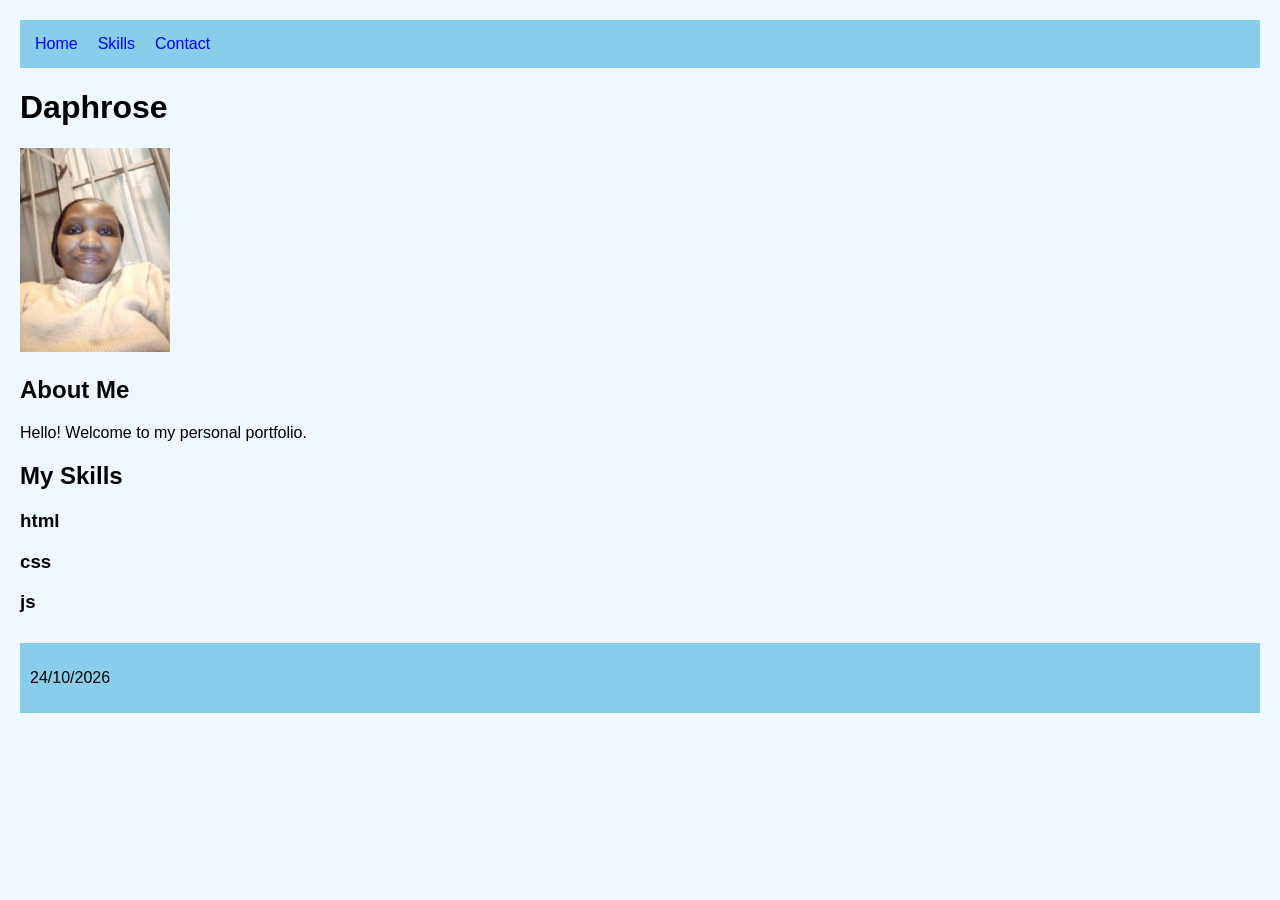
<file: project-1-profile-editor/index.html>
<!DOCTYPE html>
<html lang="en">
<head>
  <meta charset="UTF-8">
  <meta name="viewport" content="width=device-width, initial-scale=1.0">
  <title>My Profile</title>
  <link rel="stylesheet" href="style.css">
  <script src="script.js" defer></script>
</head>
<body>
  <nav>
    <a href="#home">Home</a>
    <a href="#skills">Skills</a>
    <a href="#contact">Contact</a>
  </nav>

  <main id="home">
    <h1>Daphrose</h1>
    <img id="profile.png" src="profile.png"
         alt="My profile photo" width="150">

    <h2>About Me</h2>
    <p>Hello! Welcome to my personal portfolio.</p>

    <h2 id="skills">My Skills</h2>
    <ul id="skills-list"></ul>
    <h3>html</h3>
    <h3>css</h3>
    <h3>js</h3>
  </main>

  <footer id="last update">
    <p id="last-updated"></p>
    <p>24/10/2026</p>
  </footer>
</body>
</html>
</file>
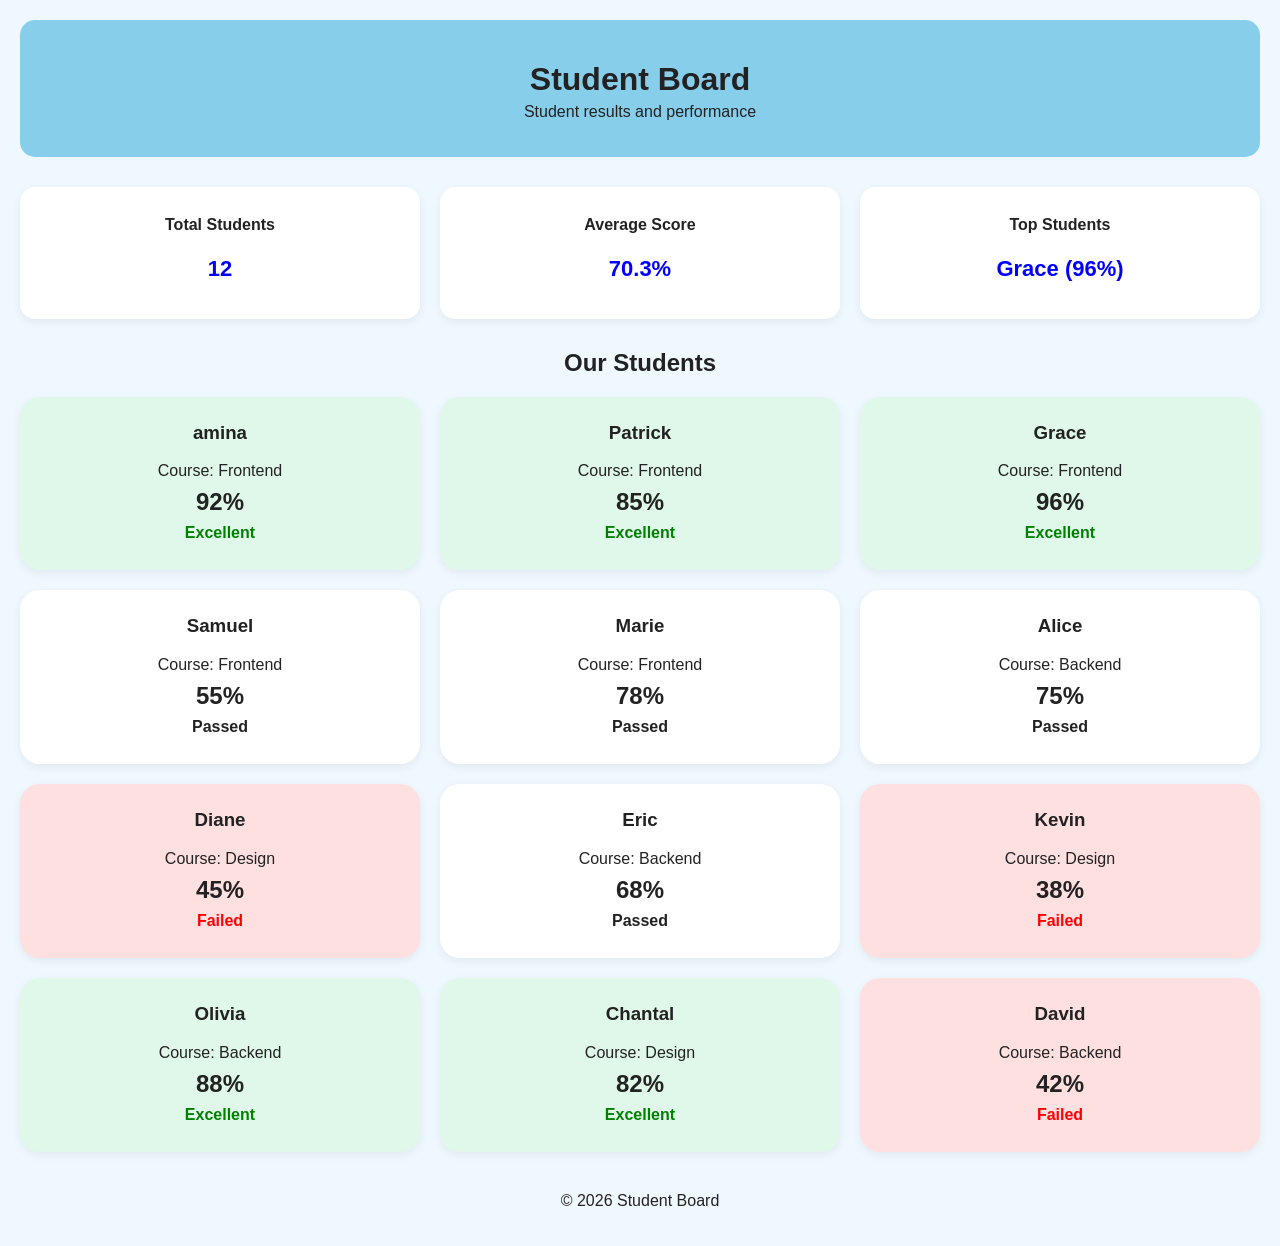
<file: student board project2/index.html>
<!DOCTYPE html>
<html lang="en">
<head>
  <meta charset="UTF-8">
  <meta name="viewport" content="width=device-width, initial-scale=1.0">
  <title>Student Board</title>

  <link rel="stylesheet" href="style.css">
  <script src="script.js" defer></script>
</head>
<body>

  <header>
    <h1>Student Board</h1>
    <p>Student results and performance</p>
  </header>

  <main>
    <section class="summary">
      <div class="summary-card">
        <h2>Total Students</h2>
        <p id="student-count">0</p>
      </div>

      <div class="summary-card">
        <h2>Average Score</h2>
        <p id="average-score">0</p>
      </div>

      <div class="summary-card">
        <h2>Top Students</h2>
        <p id="top-students">None</p>
      </div>
    </section>

    <h2 class="section-title">Our Students</h2>

    <section id="student-list" class="student-grid">
      <!-- JavaScript will create student cards here -->
    </section>
  </main>

  <footer>
    <p>&copy; 2026 Student Board</p>
  </footer>

</body>
</html>
</file>
<file: project-1-profile-editor/style.css>
body {
  font-family: Arial, sans-serif;
  margin: 0;
  padding: 20px;
  background-color: #f0f8ff;
}

nav {
  display: flex;
  gap: 20px;
  background-color: skyblue;
  padding: 15px;
}

nav a {
  color: blue;
  text-decoration: none;
}

nav a.active {
  color: white;
  background-color: blue;
  padding: 5px 10px;
  border-radius: 5px;
}

#profile-image {
  width: 150px;
  height: 150px;
  object-fit: cover;
  border-radius: 50%;
  border: 3px solid blue;
}

footer {
  margin-top: 30px;
  padding: 10px;
  background-color: skyblue;
}
</file>
<file: student board project2/style.css>
body {
  font-family: Arial, sans-serif;
  margin: 0;
  padding: 20px;
  background-color: #f0f8ff;
  color: #222;
}

header {
  text-align: center;
  background-color: skyblue;
  padding: 20px;
  border-radius: 15px;
}

header h1 {
  margin-bottom: 5px;
}

header p {
  margin-top: 5px;
}

.summary {
  display: grid;
  grid-template-columns: repeat(3, 1fr);
  gap: 20px;
  margin: 30px 0;
}

.summary-card {
  background-color: white;
  padding: 15px;
  border-radius: 15px;
  text-align: center;
  box-shadow: 0 3px 10px #00000010;
}

.summary-card h2 {
  font-size: 16px;
}

.summary-card p {
  font-size: 22px;
  font-weight: bold;
  color: blue;
}

.section-title {
  text-align: center;
  margin: 30px 0 20px;
}

.student-grid {
  display: grid;
  grid-template-columns: repeat(3, minmax(0, 1fr));
  gap: 20px;
}

.student-card {
  background-color: white;
  padding: 20px;
  border-radius: 20px;
  text-align: center;
  box-shadow: 0 3px 10px #00000010;
}

.student-card h3 {
  margin-top: 5px;
}

.student-card p {
  margin: 8px 0;
}

.student-card .score {
  font-size: 24px;
  font-weight: bold;
}

.student-card.high {
  background-color: #e0f8e9;
}

.student-card.red {
  background-color: #ffe0e0;
}

.status {
  font-weight: bold;
}

.high .status {
  color: green;
}

.red .status {
  color: red;
}

footer {
  text-align: center;
  margin-top: 40px;
}

/* Tablets */
@media (max-width: 800px) {
  .student-grid {
    grid-template-columns: repeat(2, minmax(0, 1fr));
  }
}

/* Phones */
@media (max-width: 500px) {
  body {
    padding: 12px;
  }

  .summary {
    grid-template-columns: 1fr;
  }

  .student-grid {
    grid-template-columns: 1fr;
  }
}
</file>
